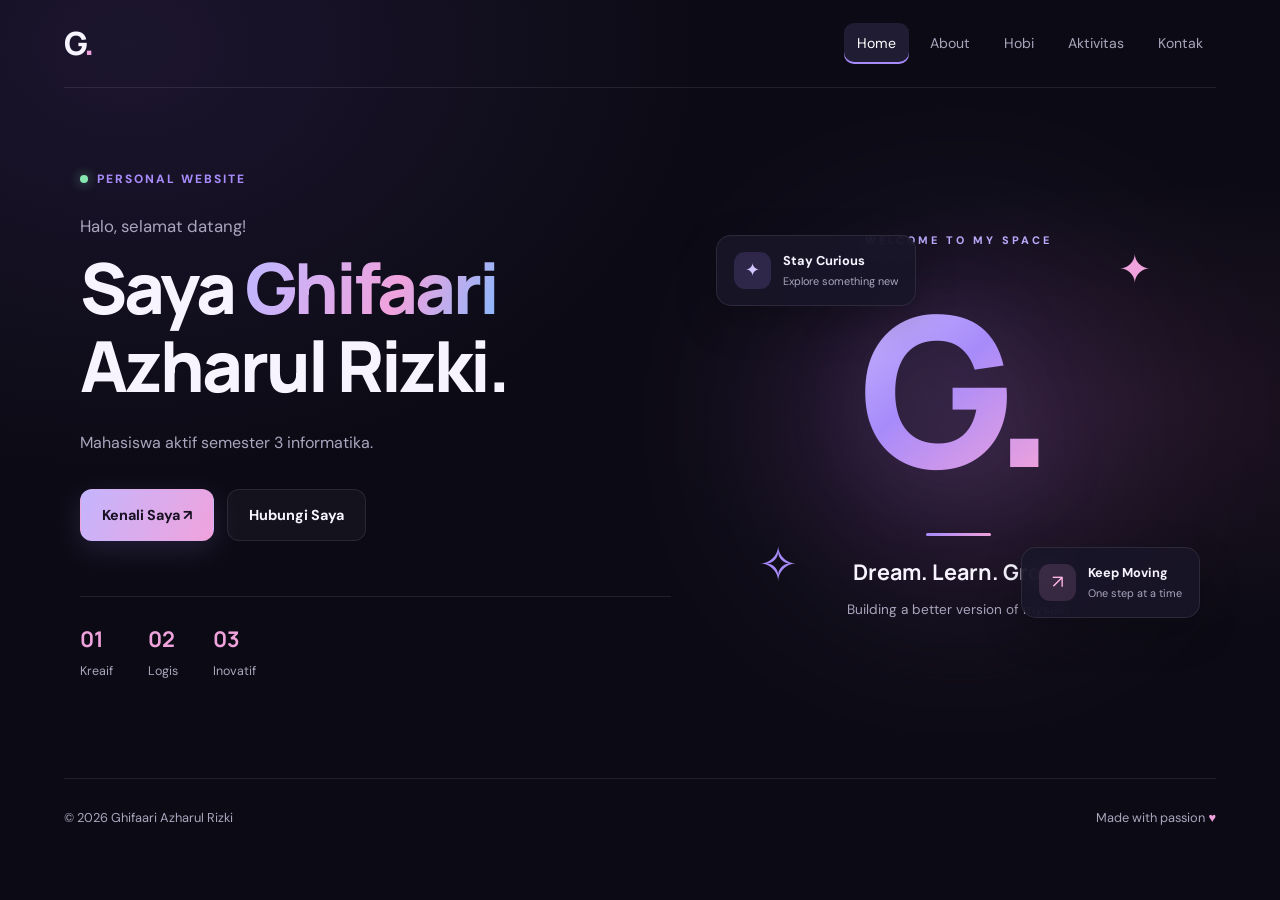
<file: index.html>
<!DOCTYPE html>
<html lang="id">
<head>
    <meta charset="UTF-8">
    <meta name="viewport" content="width=device-width, initial-scale=1.0">
    <title>Home | Ghifaari</title>
    <link rel="stylesheet" href="style.css">
</head>
<body>

    <header class="navbar">
        <a href="index.html" class="logo">G<span>.</span></a>

        <nav>
            <a href="index.html" class="active">Home</a>
            <a href="about.html">About</a>
            <a href="hobbies.html">Hobi</a>
            <a href="activities.html">Aktivitas</a>
            <a href="contact.html">Kontak</a>
        </nav>
    </header>

    <main class="hero container">
        <section class="hero-content">
            <div class="eyebrow">
                <span class="status-dot"></span>
                PERSONAL WEBSITE
            </div>

            <p class="intro">Halo, selamat datang!</p>

            <h1>Saya <span class="gradient-text">Ghifaari</span><br>
                Azharul Rizki.</h1>

            <p class="hero-description">
               Mahasiswa aktif semester 3 informatika.
            </p>

            <div class="hero-buttons">
                <a href="about.html" class="btn btn-primary">Kenali Saya ↗</a>
                <a href="contact.html" class="btn btn-secondary">Hubungi Saya</a>
            </div>

            <div class="mini-stats">
                <div>
                    <strong>01</strong>
                    <span>Kreaif</span>
                </div>
                <div>
                    <strong>02</strong>
                    <span>Logis</span>
                </div>
                <div>
                    <strong>03</strong>
                    <span>Inovatif </span>
                </div>
            </div>
        </section>

        <section class="hero-art">
            <div class="art-glow"></div>
            <span class="art-star star-one">✦</span>
            <span class="art-star star-two">✧</span>

            <div class="art-center">
                <span class="art-small">WELCOME TO MY SPACE</span>
                <div class="art-monogram">G.</div>
                <div class="art-line"></div>
                <h2>Dream. Learn. Grow.</h2>
                <p>Building a better version of myself.</p>
            </div>

            <div class="floating-card card-top">
                <span class="card-icon purple">✦</span>
                <div>
                    <strong>Stay Curious</strong>
                    <small>Explore something new</small>
                </div>
            </div>

            <div class="floating-card card-bottom">
                <span class="card-icon pink">↗</span>
                <div>
                    <strong>Keep Moving</strong>
                    <small>One step at a time</small>
                </div>
            </div>
        </section>
    </main>

    <footer class="footer">
        <p>© 2026 Ghifaari Azharul Rizki</p>
        <p>Made with passion <span>♥</span></p>
    </footer>

</body>
</html>
</file>
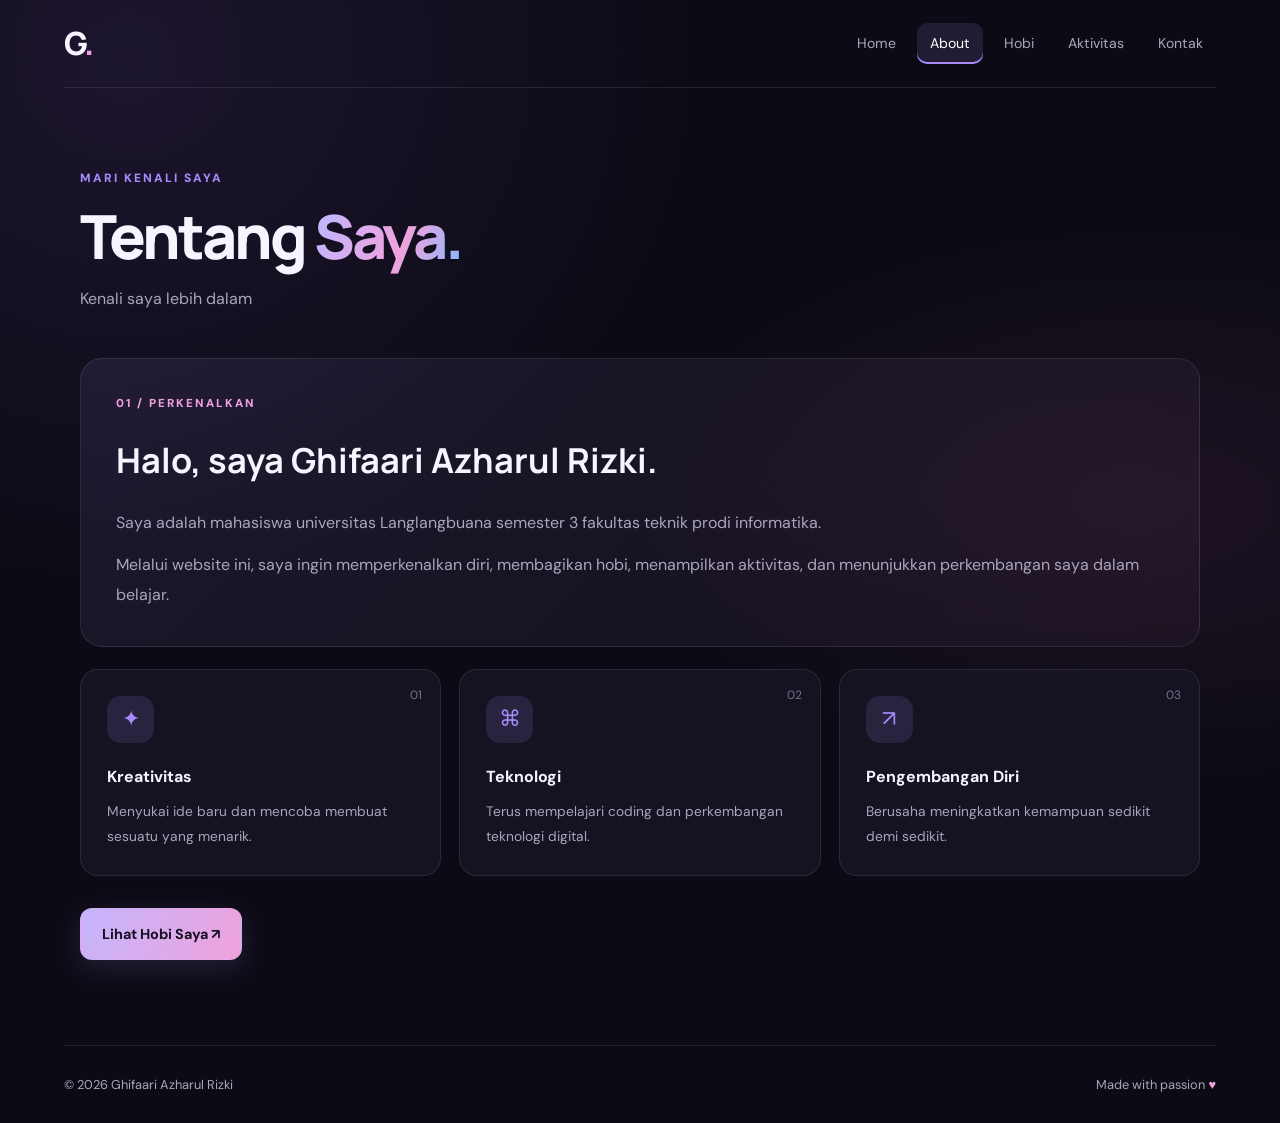
<file: about.html>
<!DOCTYPE html>
<html lang="id">
<head>
    <meta charset="UTF-8">
    <meta name="viewport" content="width=device-width, initial-scale=1.0">
    <title>About | Ghifaari</title>
    <link rel="stylesheet" href="style.css">
</head>
<body>

    <header class="navbar">
        <a href="index.html" class="logo">G<span>.</span></a>
        <nav>
            <a href="index.html">Home</a>
            <a href="about.html" class="active">About</a>
            <a href="hobbies.html">Hobi</a>
            <a href="activities.html">Aktivitas</a>
            <a href="contact.html">Kontak</a>
        </nav>
    </header>

    <main class="container page-main">
        <section class="page-heading">
            <p class="eyebrow">MARI KENALI SAYA</p>
            <h1>Tentang <span class="gradient-text">Saya.</span></h1>
            <p>Kenali saya lebih dalam</p>
        </section>

        <section class="about-panel">
            <div class="about-label">01 / PERKENALKAN</div>
            <h2>Halo, saya Ghifaari Azharul Rizki.</h2>
            <p>
               Saya adalah mahasiswa universitas Langlangbuana semester 3
               fakultas teknik prodi informatika.
            </p>
            <p>
                Melalui website ini, saya ingin memperkenalkan diri,
                membagikan hobi, menampilkan aktivitas, dan menunjukkan
                perkembangan saya dalam belajar.
            </p>
        </section>

        <section class="values-grid">
            <article class="value-card">
                <span class="value-number">01</span>
                <div class="value-icon">✦</div>
                <h3>Kreativitas</h3>
                <p>Menyukai ide baru dan mencoba membuat sesuatu yang menarik.</p>
            </article>

            <article class="value-card">
                <span class="value-number">02</span>
                <div class="value-icon">⌘</div>
                <h3>Teknologi</h3>
                <p>Terus mempelajari coding dan perkembangan teknologi digital.</p>
            </article>

            <article class="value-card">
                <span class="value-number">03</span>
                <div class="value-icon">↗</div>
                <h3>Pengembangan Diri</h3>
                <p>Berusaha meningkatkan kemampuan sedikit demi sedikit.</p>
            </article>
        </section>

        <div class="page-bottom-link">
            <a href="hobbies.html" class="btn btn-primary">Lihat Hobi Saya ↗</a>
        </div>
    </main>

    <footer class="footer">
        <p>© 2026 Ghifaari Azharul Rizki</p>
        <p>Made with passion <span>♥</span></p>
    </footer>

</body>
</html>
</file>
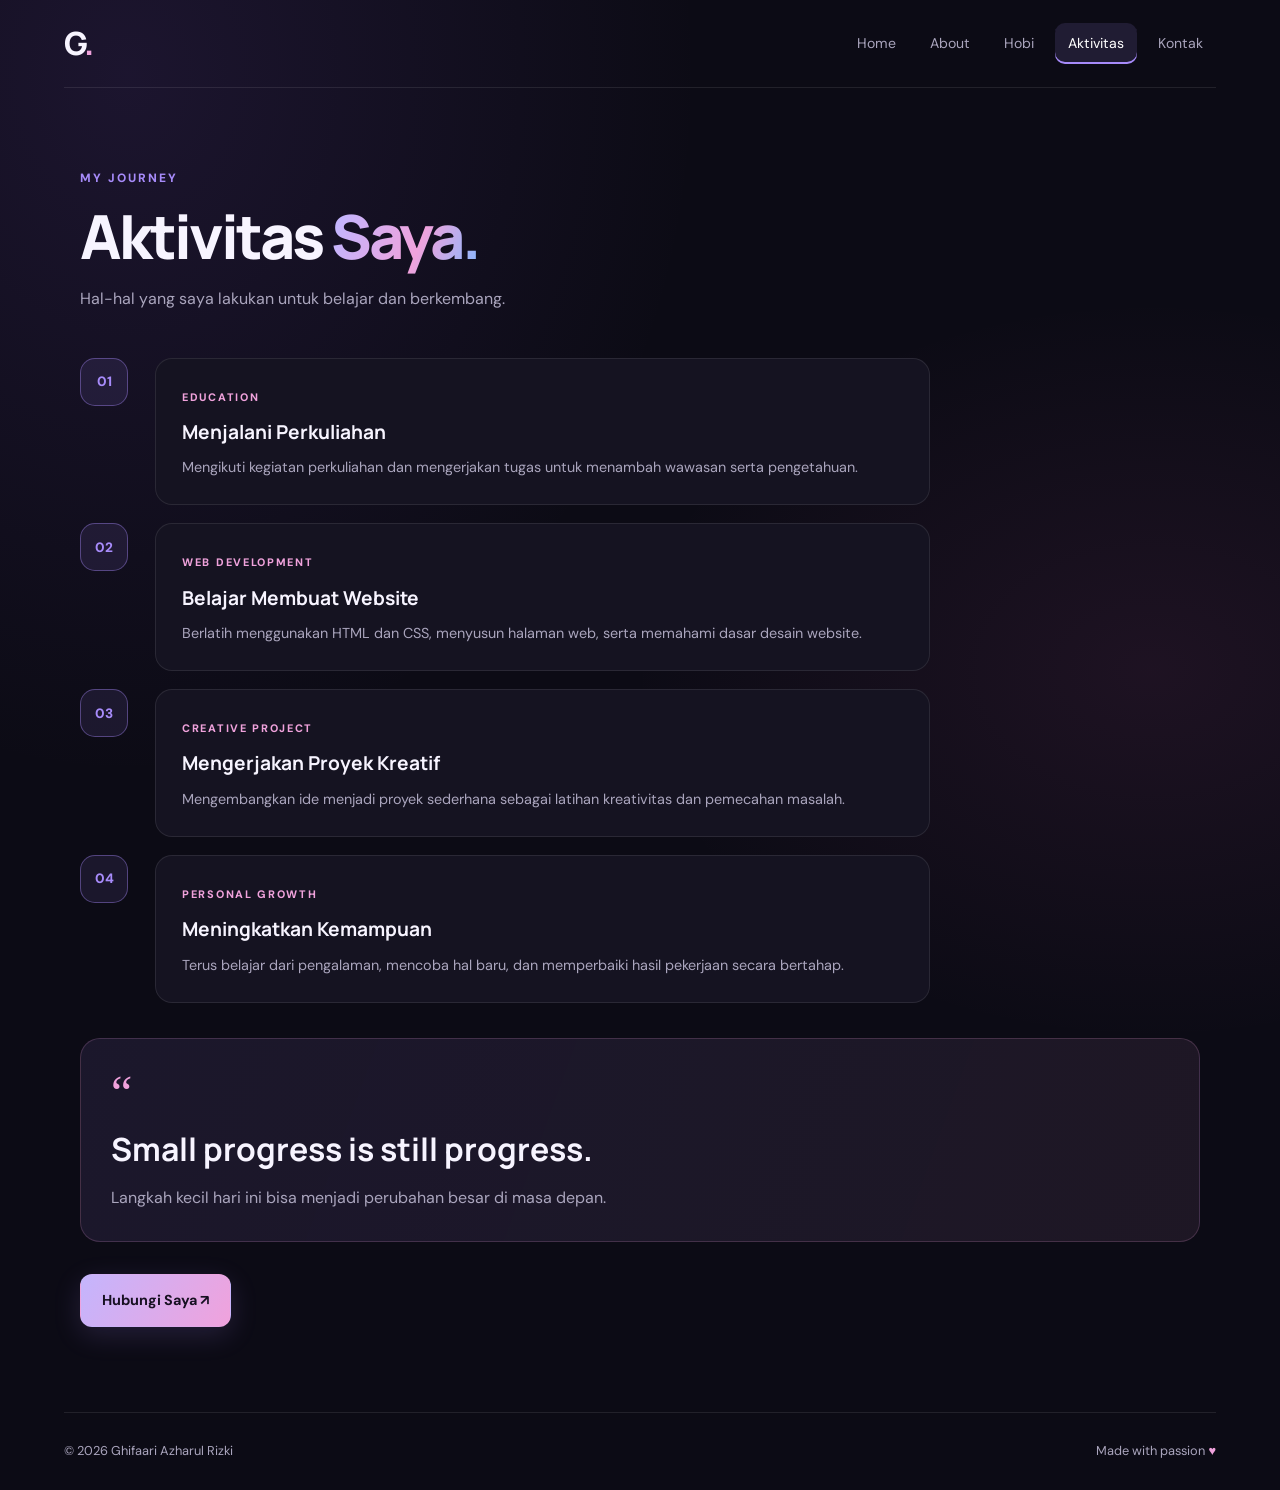
<file: activities.html>
<!DOCTYPE html>
<html lang="id">
<head>
    <meta charset="UTF-8">
    <meta name="viewport" content="width=device-width, initial-scale=1.0">
    <title>Aktivitas | Ghifaari</title>
    <link rel="stylesheet" href="style.css">
</head>
<body>

    <header class="navbar">
        <a href="index.html" class="logo">G<span>.</span></a>
        <nav>
            <a href="index.html">Home</a>
            <a href="about.html">About</a>
            <a href="hobbies.html">Hobi</a>
            <a href="activities.html" class="active">Aktivitas</a>
            <a href="contact.html">Kontak</a>
        </nav>
    </header>

    <main class="container page-main">
        <section class="page-heading">
            <p class="eyebrow">MY JOURNEY</p>
            <h1>Aktivitas <span class="gradient-text">Saya.</span></h1>
            <p>Hal-hal yang saya lakukan untuk belajar dan berkembang.</p>
        </section>

        <section class="timeline">
            <article class="timeline-item">
                <div class="timeline-marker">01</div>
                <div class="timeline-content">
                    <span class="timeline-category">EDUCATION</span>
                    <h2>Menjalani Perkuliahan</h2>
                    <p>
                        Mengikuti kegiatan perkuliahan dan mengerjakan
                        tugas untuk menambah wawasan serta pengetahuan.
                    </p>
                </div>
            </article>

            <article class="timeline-item">
                <div class="timeline-marker">02</div>
                <div class="timeline-content">
                    <span class="timeline-category">WEB DEVELOPMENT</span>
                    <h2>Belajar Membuat Website</h2>
                    <p>
                        Berlatih menggunakan HTML dan CSS, menyusun
                        halaman web, serta memahami dasar desain website.
                    </p>
                </div>
            </article>

            <article class="timeline-item">
                <div class="timeline-marker">03</div>
                <div class="timeline-content">
                    <span class="timeline-category">CREATIVE PROJECT</span>
                    <h2>Mengerjakan Proyek Kreatif</h2>
                    <p>
                        Mengembangkan ide menjadi proyek sederhana
                        sebagai latihan kreativitas dan pemecahan masalah.
                    </p>
                </div>
            </article>

            <article class="timeline-item">
                <div class="timeline-marker">04</div>
                <div class="timeline-content">
                    <span class="timeline-category">PERSONAL GROWTH</span>
                    <h2>Meningkatkan Kemampuan</h2>
                    <p>
                        Terus belajar dari pengalaman, mencoba hal baru,
                        dan memperbaiki hasil pekerjaan secara bertahap.
                    </p>
                </div>
            </article>
        </section>

        <div class="quote-panel">
            <span class="quote-mark">“</span>
            <h2>Small progress is still progress.</h2>
            <p>Langkah kecil hari ini bisa menjadi perubahan besar di masa depan.</p>
        </div>

        <div class="page-bottom-link">
            <a href="contact.html" class="btn btn-primary">Hubungi Saya ↗</a>
        </div>
    </main>

    <footer class="footer">
        <p>© 2026 Ghifaari Azharul Rizki</p>
        <p>Made with passion <span>♥</span></p>
    </footer>

</body>
</html>
</file>
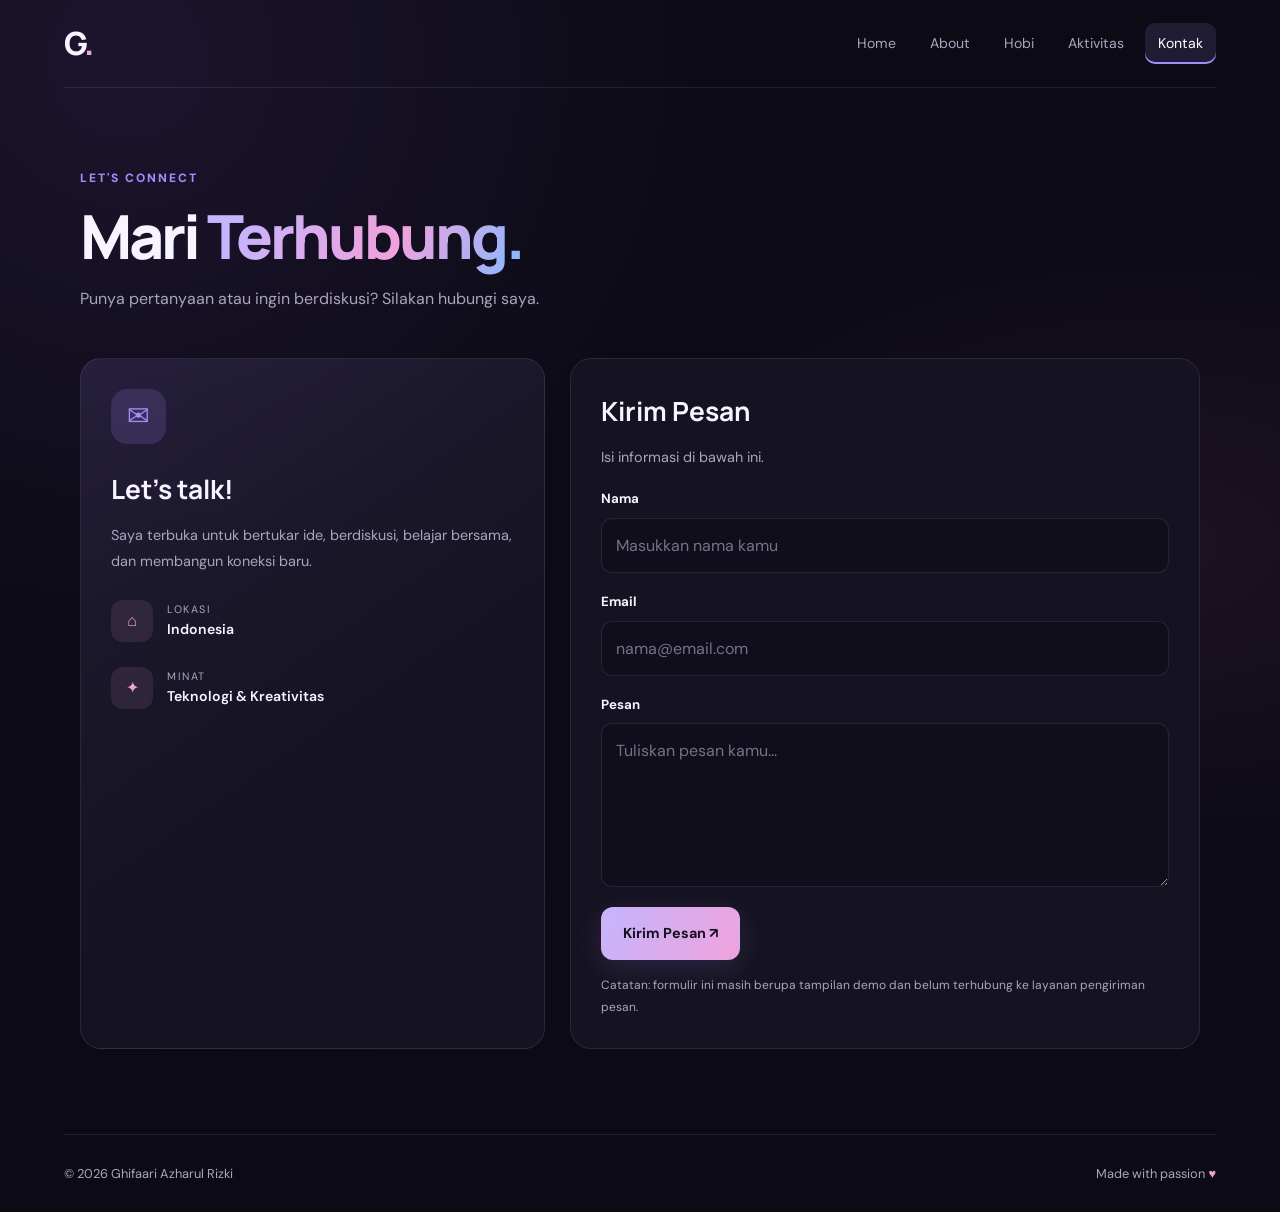
<file: contact.html>
<!DOCTYPE html>
<html lang="id">
<head>
    <meta charset="UTF-8">
    <meta name="viewport" content="width=device-width, initial-scale=1.0">
    <title>Kontak | Ghifaari</title>
    <link rel="stylesheet" href="style.css">
</head>
<body>

    <header class="navbar">
        <a href="index.html" class="logo">G<span>.</span></a>
        <nav>
            <a href="index.html">Home</a>
            <a href="about.html">About</a>
            <a href="hobbies.html">Hobi</a>
            <a href="activities.html">Aktivitas</a>
            <a href="contact.html" class="active">Kontak</a>
        </nav>
    </header>

    <main class="container page-main">
        <section class="page-heading">
            <p class="eyebrow">LET'S CONNECT</p>
            <h1>Mari <span class="gradient-text">Terhubung.</span></h1>
            <p>Punya pertanyaan atau ingin berdiskusi? Silakan hubungi saya.</p>
        </section>

        <section class="contact-layout">
            <div class="contact-info">
                <span class="contact-symbol">✉</span>
                <h2>Let's talk!</h2>
                <p>
                    Saya terbuka untuk bertukar ide, berdiskusi,
                    belajar bersama, dan membangun koneksi baru.
                </p>

                <div class="contact-detail">
                    <span class="detail-icon">⌂</span>
                    <div>
                        <small>LOKASI</small>
                        <strong>Indonesia</strong>
                    </div>
                </div>

                <div class="contact-detail">
                    <span class="detail-icon">✦</span>
                    <div>
                        <small>MINAT</small>
                        <strong>Teknologi & Kreativitas</strong>
                    </div>
                </div>
            </div>

            <form class="contact-form" action="#" method="get">
                <h2>Kirim Pesan</h2>
                <p>Isi informasi di bawah ini.</p>

                <label for="nama">Nama</label>
                <input type="text" id="nama" name="nama"
                       placeholder="Masukkan nama kamu" required>

                <label for="email">Email</label>
                <input type="email" id="email" name="email"
                       placeholder="nama@email.com" required>

                <label for="pesan">Pesan</label>
                <textarea id="pesan" name="pesan" rows="5"
                          placeholder="Tuliskan pesan kamu..." required></textarea>

                <button type="submit" class="btn btn-primary">
                    Kirim Pesan ↗
                </button>
                <p class="form-note">
                    Catatan: formulir ini masih berupa tampilan demo dan
                    belum terhubung ke layanan pengiriman pesan.
                </p>
            </form>
        </section>
    </main>

    <footer class="footer">
        <p>© 2026 Ghifaari Azharul Rizki</p>
        <p>Made with passion <span>♥</span></p>
    </footer>

</body>
</html>
</file>
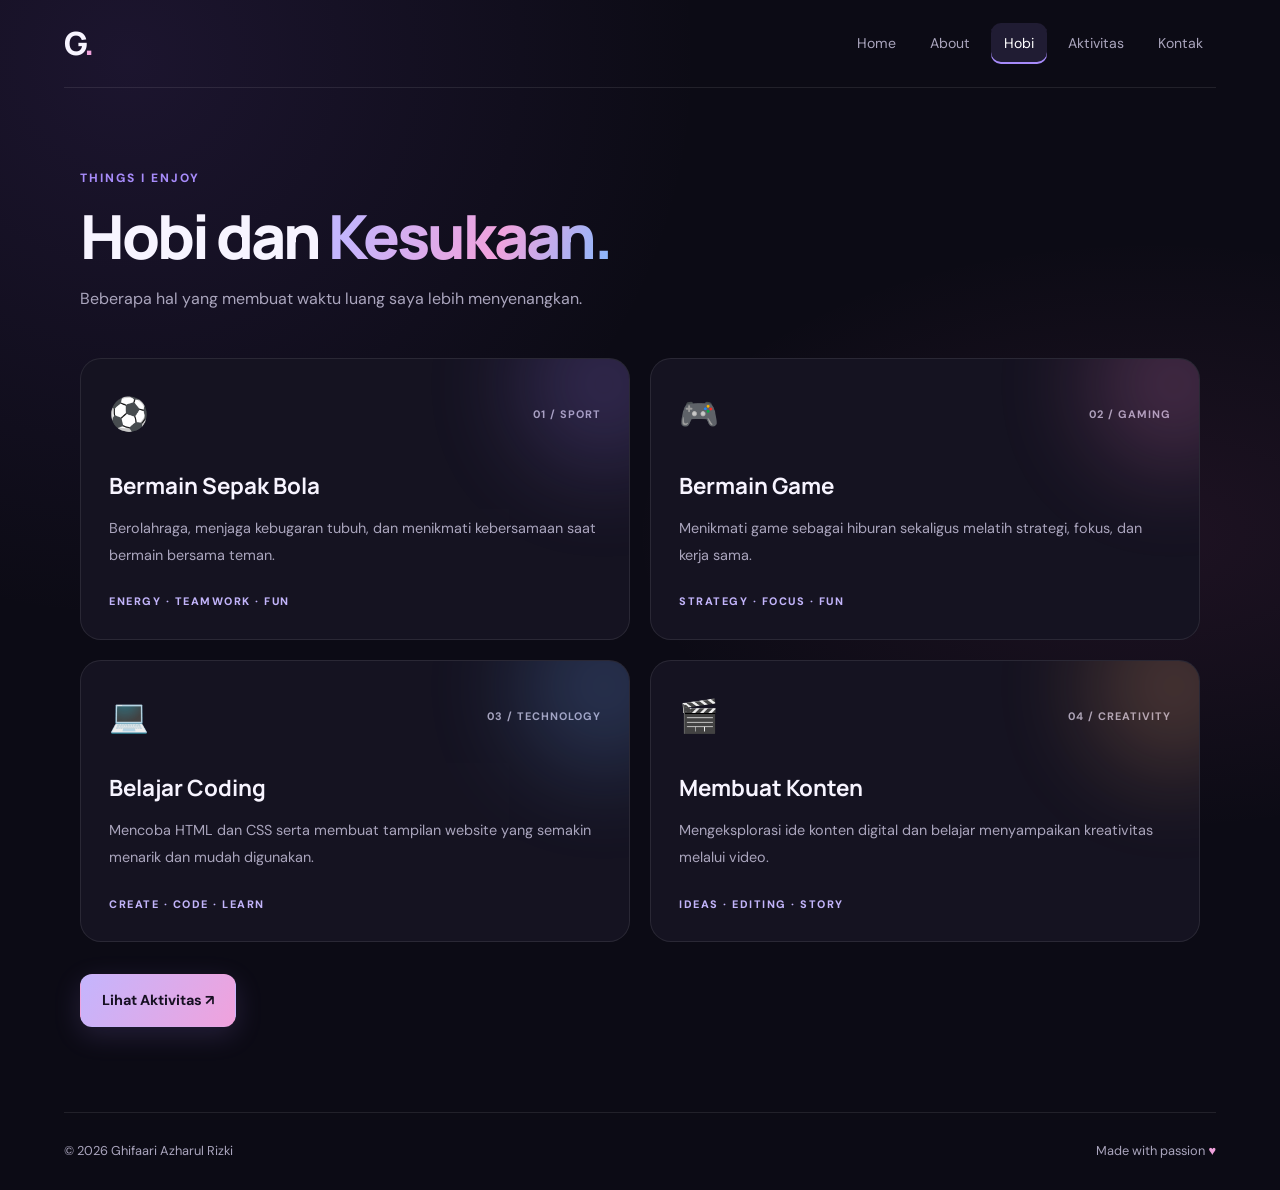
<file: hobbies.html>
<!DOCTYPE html>
<html lang="id">
<head>
    <meta charset="UTF-8">
    <meta name="viewport" content="width=device-width, initial-scale=1.0">
    <title>Hobi | Ghifaari</title>
    <link rel="stylesheet" href="style.css">
</head>
<body>

    <header class="navbar">
        <a href="index.html" class="logo">G<span>.</span></a>
        <nav>
            <a href="index.html">Home</a>
            <a href="about.html">About</a>
            <a href="hobbies.html" class="active">Hobi</a>
            <a href="activities.html">Aktivitas</a>
            <a href="contact.html">Kontak</a>
        </nav>
    </header>

    <main class="container page-main">
        <section class="page-heading">
            <p class="eyebrow">THINGS I ENJOY</p>
            <h1>Hobi dan <span class="gradient-text">Kesukaan.</span></h1>
            <p>Beberapa hal yang membuat waktu luang saya lebih menyenangkan.</p>
        </section>

        <section class="hobby-grid">
            <article class="hobby-card hobby-purple">
                <div class="hobby-top">
                    <span class="hobby-icon">⚽</span>
                    <span class="hobby-tag">01 / SPORT</span>
                </div>
                <h2>Bermain Sepak Bola</h2>
                <p>
                    Berolahraga, menjaga kebugaran tubuh, dan menikmati
                    kebersamaan saat bermain bersama teman.
                </p>
                <div class="hobby-bottom">ENERGY · TEAMWORK · FUN</div>
            </article>

            <article class="hobby-card hobby-pink">
                <div class="hobby-top">
                    <span class="hobby-icon">🎮</span>
                    <span class="hobby-tag">02 / GAMING</span>
                </div>
                <h2>Bermain Game</h2>
                <p>
                    Menikmati game sebagai hiburan sekaligus melatih
                    strategi, fokus, dan kerja sama.
                </p>
                <div class="hobby-bottom">STRATEGY · FOCUS · FUN</div>
            </article>

            <article class="hobby-card hobby-blue">
                <div class="hobby-top">
                    <span class="hobby-icon">💻</span>
                    <span class="hobby-tag">03 / TECHNOLOGY</span>
                </div>
                <h2>Belajar Coding</h2>
                <p>
                    Mencoba HTML dan CSS serta membuat tampilan website
                    yang semakin menarik dan mudah digunakan.
                </p>
                <div class="hobby-bottom">CREATE · CODE · LEARN</div>
            </article>

            <article class="hobby-card hobby-orange">
                <div class="hobby-top">
                    <span class="hobby-icon">🎬</span>
                    <span class="hobby-tag">04 / CREATIVITY</span>
                </div>
                <h2>Membuat Konten</h2>
                <p>
                    Mengeksplorasi ide konten digital dan belajar
                    menyampaikan kreativitas melalui video.
                </p>
                <div class="hobby-bottom">IDEAS · EDITING · STORY</div>
            </article>
        </section>

        <div class="page-bottom-link">
            <a href="activities.html" class="btn btn-primary">Lihat Aktivitas ↗</a>
        </div>
    </main>

    <footer class="footer">
        <p>© 2026 Ghifaari Azharul Rizki</p>
        <p>Made with passion <span>♥</span></p>
    </footer>

</body>
</html>
</file>
<file: style.css>
@import url('https://fonts.googleapis.com/css2?family=DM+Sans:wght@400;500;600;700&family=Manrope:wght@400;500;600;700;800&display=swap');

:root {
    --background: #0c0b15;
    --surface: #151321;
    --surface-light: #1c192c;
    --text: #f7f4ff;
    --muted: #aaa5bd;
    --purple: #a78bfa;
    --pink: #f0a2dc;
    --blue: #86b9ff;
    --border: rgba(255, 255, 255, 0.09);
}

* {
    margin: 0;
    padding: 0;
    box-sizing: border-box;
}

html {
    scroll-behavior: smooth;
}

body {
    min-height: 100vh;
    font-family: 'DM Sans', sans-serif;
    color: var(--text);
    background:
        radial-gradient(ellipse at 10% 5%, rgba(112, 72, 180, 0.16), transparent 35%),
        radial-gradient(ellipse at 90% 45%, rgba(211, 91, 169, 0.09), transparent 32%),
        var(--background);
    line-height: 1.7;
}

a {
    color: inherit;
    text-decoration: none;
}

button,
input,
textarea {
    font: inherit;
}

.container {
    width: min(1120px, 88%);
    margin: 0 auto;
}

/* NAVIGATION */

.navbar {
    width: min(1200px, 90%);
    min-height: 88px;
    margin: 0 auto;
    display: flex;
    align-items: center;
    justify-content: space-between;
    gap: 25px;
    border-bottom: 1px solid var(--border);
}

.logo {
    font-family: 'Manrope', sans-serif;
    font-size: 2rem;
    font-weight: 800;
    letter-spacing: -2px;
}

.logo span {
    color: var(--pink);
}

.navbar nav {
    display: flex;
    flex-wrap: wrap;
    gap: 8px;
}

.navbar nav a {
    padding: 9px 13px;
    border-radius: 10px;
    color: var(--muted);
    font-size: 0.88rem;
    transition: 0.25s ease;
}

.navbar nav a:hover,
.navbar nav a.active {
    color: white;
    background: rgba(167, 139, 250, 0.13);
}

.navbar nav a.active {
    box-shadow: inset 0 -2px var(--purple);
}

/* TOMBOL */

.btn {
    display: inline-flex;
    justify-content: center;
    align-items: center;
    gap: 10px;
    padding: 13px 21px;
    border-radius: 12px;
    font-size: 0.9rem;
    font-weight: 700;
    border: 1px solid transparent;
    cursor: pointer;
    transition: 0.25s ease;
}

.btn:hover {
    transform: translateY(-3px);
}

.btn-primary {
    color: #171022;
    background: linear-gradient(120deg, #c4b5fd, #f0a2dc);
    box-shadow: 0 8px 28px rgba(167, 139, 250, 0.16);
}

.btn-secondary {
    color: var(--text);
    background: rgba(255, 255, 255, 0.035);
    border-color: var(--border);
}

.btn-secondary:hover {
    border-color: var(--purple);
}

/* TEKS GRADIEN */

.gradient-text {
    background: linear-gradient(110deg, #c4b5fd 10%, #f0a2dc 60%, #86b9ff 100%);
    -webkit-background-clip: text;
    background-clip: text;
    color: transparent;
}

/* HOME */

.hero {
    min-height: 690px;
    display: grid;
    grid-template-columns: 1.1fr 0.9fr;
    align-items: center;
    gap: 45px;
    padding-top: 45px;
    padding-bottom: 65px;
}

.hero-content {
    position: relative;
    z-index: 2;
}

.eyebrow {
    display: inline-flex;
    align-items: center;
    gap: 9px;
    margin-bottom: 23px;
    color: var(--purple);
    font-size: 0.75rem;
    font-weight: 800;
    letter-spacing: 2px;
}

.status-dot {
    width: 8px;
    height: 8px;
    background: #87e6b0;
    border-radius: 50%;
    box-shadow: 0 0 12px rgba(135, 230, 176, 0.6);
}

.intro {
    color: var(--muted);
    margin-bottom: 7px;
    font-size: 1.05rem;
}

.hero h1,
.page-heading h1 {
    font-family: 'Manrope', sans-serif;
    font-size: clamp(2.6rem, 5.5vw, 4.6rem);
    line-height: 1.12;
    letter-spacing: -3px;
    font-weight: 800;
}

.hero-description {
    max-width: 490px;
    color: var(--muted);
    margin-top: 23px;
    line-height: 1.9;
    font-size: 1rem;
}

.hero-buttons {
    display: flex;
    flex-wrap: wrap;
    gap: 13px;
    margin-top: 30px;
}

.mini-stats {
    display: flex;
    flex-wrap: wrap;
    gap: 35px;
    margin-top: 55px;
    padding-top: 24px;
    border-top: 1px solid var(--border);
}

.mini-stats div {
    display: flex;
    flex-direction: column;
    gap: 3px;
}

.mini-stats strong {
    font-family: 'Manrope', sans-serif;
    font-size: 1.35rem;
    color: var(--pink);
}

.mini-stats span {
    color: var(--muted);
    font-size: 0.78rem;
}

/* DEKORASI HOME - BUKAN FOTO DAN BUKAN BINGKAI */

.hero-art {
    position: relative;
    min-height: 440px;
    display: flex;
    justify-content: center;
    align-items: center;
}

.art-glow {
    position: absolute;
    width: 290px;
    height: 290px;
    background: linear-gradient(135deg, #7c5ce5, #e17ac5);
    filter: blur(100px);
    opacity: 0.24;
    border-radius: 50%;
}

.art-center {
    position: relative;
    z-index: 1;
    text-align: center;
    padding: 35px 10px;
}

.art-small {
    color: #b8a9f9;
    font-size: 0.68rem;
    font-weight: 800;
    letter-spacing: 3px;
}

.art-monogram {
    font-family: 'Manrope', sans-serif;
    font-size: clamp(8rem, 17vw, 13rem);
    font-weight: 800;
    line-height: 1.3;
    letter-spacing: -12px;
    padding-right: 12px;
    background: linear-gradient(140deg, #d5c8ff, #a78bfa 45%, #f0a2dc 85%);
    -webkit-background-clip: text;
    background-clip: text;
    color: transparent;
    filter: drop-shadow(0 10px 40px rgba(167, 139, 250, 0.15));
}

.art-line {
    width: 65px;
    height: 3px;
    margin: 10px auto 18px;
    border-radius: 5px;
    background: linear-gradient(90deg, var(--purple), var(--pink));
}

.art-center h2 {
    font-family: 'Manrope', sans-serif;
    font-size: 1.35rem;
}

.art-center p {
    margin-top: 7px;
    color: var(--muted);
    font-size: 0.85rem;
}

.art-star {
    position: absolute;
    color: var(--pink);
    z-index: 1;
}

.star-one {
    top: 45px;
    right: 48px;
    font-size: 2.5rem;
}

.star-two {
    bottom: 50px;
    left: 42px;
    font-size: 3rem;
    color: var(--purple);
}

.floating-card {
    position: absolute;
    z-index: 2;
    display: flex;
    align-items: center;
    gap: 12px;
    padding: 14px 17px;
    border: 1px solid var(--border);
    background: rgba(25, 22, 41, 0.9);
    border-radius: 15px;
    box-shadow: 0 14px 40px rgba(0, 0, 0, 0.22);
    backdrop-filter: blur(12px);
}

.card-top {
    top: 45px;
    left: 0;
}

.card-bottom {
    bottom: 38px;
    right: 0;
}

.card-icon {
    width: 37px;
    height: 37px;
    display: grid;
    place-items: center;
    border-radius: 11px;
    font-size: 1.15rem;
}

.card-icon.purple {
    color: #d4c6ff;
    background: rgba(167, 139, 250, 0.16);
}

.card-icon.pink {
    color: #ffb6e9;
    background: rgba(240, 162, 220, 0.14);
}

.floating-card div {
    display: flex;
    flex-direction: column;
}

.floating-card strong {
    font-size: 0.8rem;
}

.floating-card small {
    color: var(--muted);
    font-size: 0.68rem;
}

/* JUDUL HALAMAN */

.page-main {
    min-height: 650px;
    padding-top: 75px;
    padding-bottom: 85px;
}

.page-heading {
    margin-bottom: 45px;
}

.page-heading .eyebrow {
    margin-bottom: 14px;
}

.page-heading h1 {
    font-size: clamp(2.5rem, 5vw, 3.8rem);
}

.page-heading > p:last-child {
    margin-top: 15px;
    color: var(--muted);
    max-width: 650px;
}

/* ABOUT */

.about-panel {
    padding: 35px;
    border-radius: 22px;
    background: linear-gradient(135deg, rgba(167, 139, 250, 0.1), rgba(240, 162, 220, 0.035));
    border: 1px solid var(--border);
}

.about-label {
    color: var(--pink);
    font-size: 0.72rem;
    font-weight: 800;
    letter-spacing: 2px;
    margin-bottom: 18px;
}

.about-panel h2 {
    font-family: 'Manrope', sans-serif;
    font-size: clamp(1.5rem, 3vw, 2.15rem);
    margin-bottom: 18px;
}

.about-panel p {
    color: var(--muted);
    margin-top: 12px;
    line-height: 1.9;
}

.values-grid {
    display: grid;
    grid-template-columns: repeat(3, 1fr);
    gap: 18px;
    margin-top: 22px;
}

.value-card {
    position: relative;
    overflow: hidden;
    padding: 26px;
    background: var(--surface);
    border: 1px solid var(--border);
    border-radius: 18px;
    transition: 0.25s ease;
}

.value-card:hover,
.hobby-card:hover {
    transform: translateY(-5px);
    border-color: rgba(167, 139, 250, 0.45);
}

.value-number {
    position: absolute;
    top: 15px;
    right: 18px;
    color: #77708e;
    font-size: 0.75rem;
}

.value-icon {
    width: 47px;
    height: 47px;
    display: grid;
    place-items: center;
    margin-bottom: 20px;
    border-radius: 14px;
    background: rgba(167, 139, 250, 0.13);
    color: var(--purple);
    font-size: 1.4rem;
}

.value-card h3 {
    font-size: 1rem;
    margin-bottom: 9px;
}

.value-card p {
    color: var(--muted);
    font-size: 0.86rem;
    line-height: 1.8;
}

.page-bottom-link {
    margin-top: 32px;
}

/* HOBI */

.hobby-grid {
    display: grid;
    grid-template-columns: repeat(2, 1fr);
    gap: 20px;
}

.hobby-card {
    position: relative;
    overflow: hidden;
    min-height: 280px;
    display: flex;
    flex-direction: column;
    padding: 28px;
    border: 1px solid var(--border);
    border-radius: 21px;
    background: var(--surface);
    transition: 0.25s ease;
}

.hobby-card::after {
    content: "";
    position: absolute;
    top: -60px;
    right: -60px;
    width: 170px;
    height: 170px;
    border-radius: 50%;
    filter: blur(50px);
    opacity: 0.23;
    pointer-events: none;
}

.hobby-purple::after {
    background: #9b7af3;
}

.hobby-pink::after {
    background: #ec80c7;
}

.hobby-blue::after {
    background: #71a9ff;
}

.hobby-orange::after {
    background: #ffae75;
}

.hobby-top {
    display: flex;
    align-items: center;
    justify-content: space-between;
    gap: 15px;
    margin-bottom: 26px;
}

.hobby-icon {
    font-size: 2rem;
}

.hobby-tag {
    color: var(--muted);
    font-size: 0.68rem;
    font-weight: 700;
    letter-spacing: 1px;
}

.hobby-card h2 {
    font-family: 'Manrope', sans-serif;
    font-size: 1.4rem;
    margin-bottom: 10px;
}

.hobby-card p {
    color: var(--muted);
    font-size: 0.9rem;
    line-height: 1.85;
}

.hobby-bottom {
    margin-top: auto;
    padding-top: 24px;
    color: #c2b4fa;
    font-size: 0.68rem;
    font-weight: 800;
    letter-spacing: 1.5px;
}

/* AKTIVITAS */

.timeline {
    max-width: 850px;
    display: flex;
    flex-direction: column;
    gap: 18px;
}

.timeline-item {
    display: grid;
    grid-template-columns: 55px 1fr;
    gap: 20px;
    align-items: start;
}

.timeline-marker {
    width: 48px;
    height: 48px;
    display: grid;
    place-items: center;
    border: 1px solid rgba(167, 139, 250, 0.4);
    border-radius: 15px;
    background: rgba(167, 139, 250, 0.1);
    color: var(--purple);
    font-weight: 800;
    font-size: 0.85rem;
}

.timeline-content {
    padding: 23px 26px;
    border: 1px solid var(--border);
    border-radius: 17px;
    background: var(--surface);
}

.timeline-category {
    color: var(--pink);
    font-size: 0.68rem;
    font-weight: 800;
    letter-spacing: 1.7px;
}

.timeline-content h2 {
    font-family: 'Manrope', sans-serif;
    font-size: 1.2rem;
    margin: 7px 0;
}

.timeline-content p {
    color: var(--muted);
    font-size: 0.9rem;
    line-height: 1.8;
}

.quote-panel {
    margin-top: 35px;
    padding: 30px;
    border-radius: 20px;
    border: 1px solid rgba(240, 162, 220, 0.18);
    background: linear-gradient(110deg, rgba(167, 139, 250, 0.1), rgba(240, 162, 220, 0.08));
}

.quote-mark {
    display: block;
    color: var(--pink);
    font-family: Georgia, serif;
    font-size: 3rem;
    line-height: 1;
}

.quote-panel h2 {
    font-family: 'Manrope', sans-serif;
    font-size: clamp(1.3rem, 3vw, 2rem);
    margin: 5px 0 8px;
}

.quote-panel p {
    color: var(--muted);
}

/* KONTAK */

.contact-layout {
    display: grid;
    grid-template-columns: 0.85fr 1.15fr;
    gap: 25px;
    align-items: stretch;
}

.contact-info,
.contact-form {
    padding: 30px;
    border: 1px solid var(--border);
    border-radius: 21px;
    background: var(--surface);
}

.contact-info {
    background: linear-gradient(145deg, rgba(167, 139, 250, 0.13), var(--surface) 65%);
}

.contact-symbol {
    display: grid;
    place-items: center;
    width: 55px;
    height: 55px;
    border-radius: 16px;
    background: rgba(167, 139, 250, 0.16);
    color: var(--purple);
    font-size: 1.7rem;
    margin-bottom: 23px;
}

.contact-info h2,
.contact-form h2 {
    font-family: 'Manrope', sans-serif;
    font-size: 1.65rem;
    margin-bottom: 10px;
}

.contact-info > p,
.contact-form > p {
    color: var(--muted);
    font-size: 0.9rem;
    line-height: 1.85;
}

.contact-detail {
    display: flex;
    align-items: center;
    gap: 14px;
    margin-top: 25px;
}

.detail-icon {
    display: grid;
    place-items: center;
    width: 42px;
    height: 42px;
    flex-shrink: 0;
    border-radius: 12px;
    background: rgba(240, 162, 220, 0.1);
    color: var(--pink);
}

.contact-detail div {
    display: flex;
    flex-direction: column;
}

.contact-detail small {
    color: var(--muted);
    font-size: 0.67rem;
    letter-spacing: 1.5px;
}

.contact-detail strong {
    font-size: 0.88rem;
    font-weight: 600;
}

.contact-form label {
    display: block;
    margin: 18px 0 7px;
    font-size: 0.83rem;
    font-weight: 700;
}

.contact-form input,
.contact-form textarea {
    display: block;
    width: 100%;
    padding: 13px 14px;
    border: 1px solid var(--border);
    border-radius: 11px;
    outline: none;
    color: var(--text);
    background: #100e1b;
    transition: border-color 0.2s;
}

.contact-form input:focus,
.contact-form textarea:focus {
    border-color: var(--purple);
}

.contact-form input::placeholder,
.contact-form textarea::placeholder {
    color: #777189;
}

.contact-form textarea {
    resize: vertical;
    min-height: 125px;
}

.contact-form button {
    margin-top: 20px;
}

.form-note {
    margin-top: 14px;
    font-size: 0.75rem !important;
}

/* FOOTER */

.footer {
    width: min(1200px, 90%);
    margin: 0 auto;
    min-height: 78px;
    display: flex;
    justify-content: space-between;
    align-items: center;
    gap: 15px;
    border-top: 1px solid var(--border);
    color: var(--muted);
    font-size: 0.8rem;
}

.footer span {
    color: var(--pink);
}

/* RESPONSIVE UNTUK HP DAN TABLET */

@media (max-width: 900px) {
    .navbar {
        padding: 18px 0;
        align-items: flex-start;
        flex-direction: column;
        gap: 12px;
    }

    .navbar nav {
        gap: 3px;
    }

    .navbar nav a {
        padding: 8px 10px;
        font-size: 0.8rem;
    }

    .hero {
        grid-template-columns: 1fr;
        gap: 10px;
        padding-top: 65px;
    }

    .hero-content {
        max-width: 650px;
    }

    .hero-art {
        min-height: 390px;
    }

    .values-grid {
        grid-template-columns: 1fr;
    }

    .contact-layout {
        grid-template-columns: 1fr;
    }
}

@media (max-width: 560px) {
    .container {
        width: 90%;
    }

    .hero h1 {
        font-size: 2.8rem;
        letter-spacing: -2px;
    }

    .hero-art {
        min-height: 330px;
    }

    .art-monogram {
        font-size: 8rem;
    }

    .card-top {
        top: 15px;
        left: 0;
    }

    .card-bottom {
        bottom: 12px;
        right: 0;
    }

    .floating-card {
        padding: 10px;
        gap: 8px;
    }

    .floating-card strong {
        font-size: 0.7rem;
    }

    .floating-card small {
        font-size: 0.6rem;
    }

    .star-one {
        right: 10px;
    }

    .star-two {
        left: 10px;
    }

    .mini-stats {
        gap: 22px;
    }

    .page-main {
        padding-top: 48px;
    }

    .page-heading h1 {
        font-size: 2.55rem;
        letter-spacing: -2px;
    }

    .about-panel,
    .value-card,
    .hobby-card,
    .timeline-content,
    .contact-info,
    .contact-form,
    .quote-panel {
        padding: 22px;
    }

    .hobby-grid {
        grid-template-columns: 1fr;
    }

    .timeline-item {
        grid-template-columns: 40px 1fr;
        gap: 12px;
    }

    .timeline-marker {
        width: 40px;
        height: 40px;
    }

    .footer {
        padding: 18px 0;
        flex-direction: column;
        align-items: flex-start;
        justify-content: center;
    }
}
</file>
